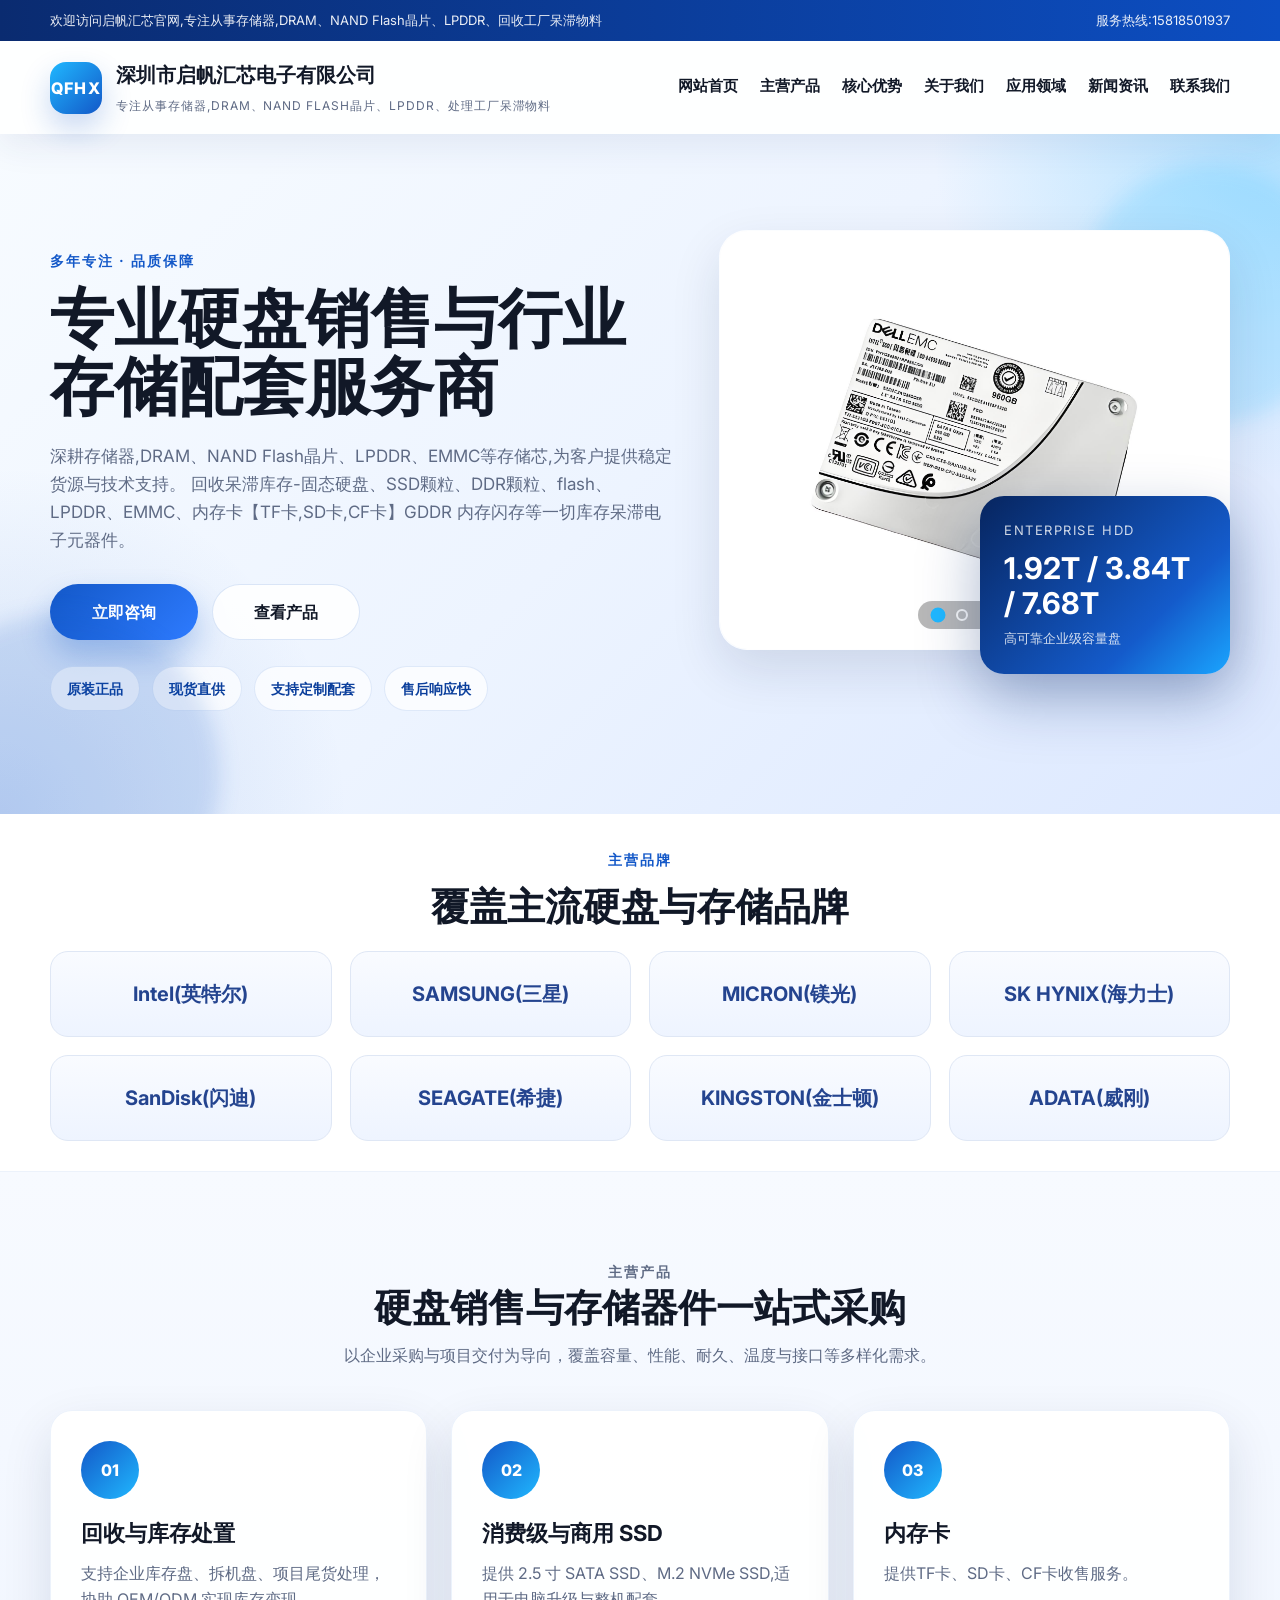
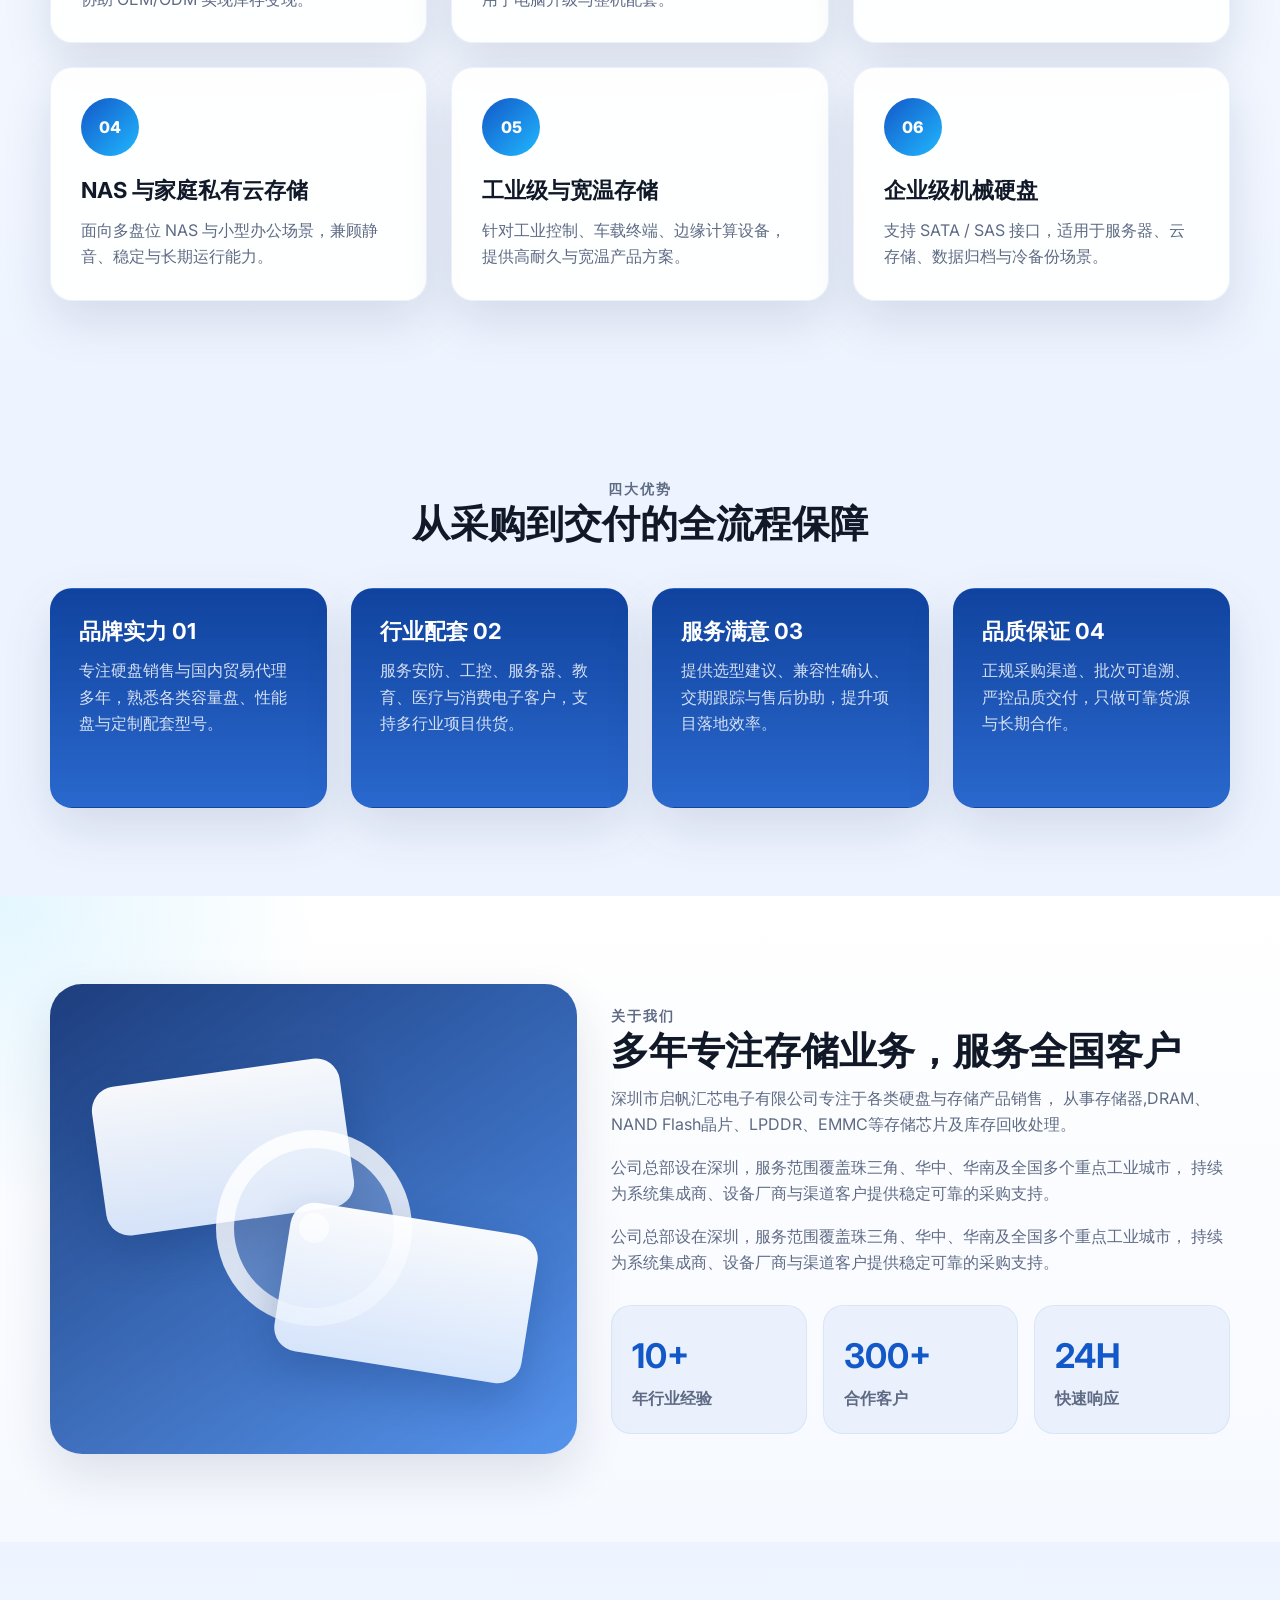
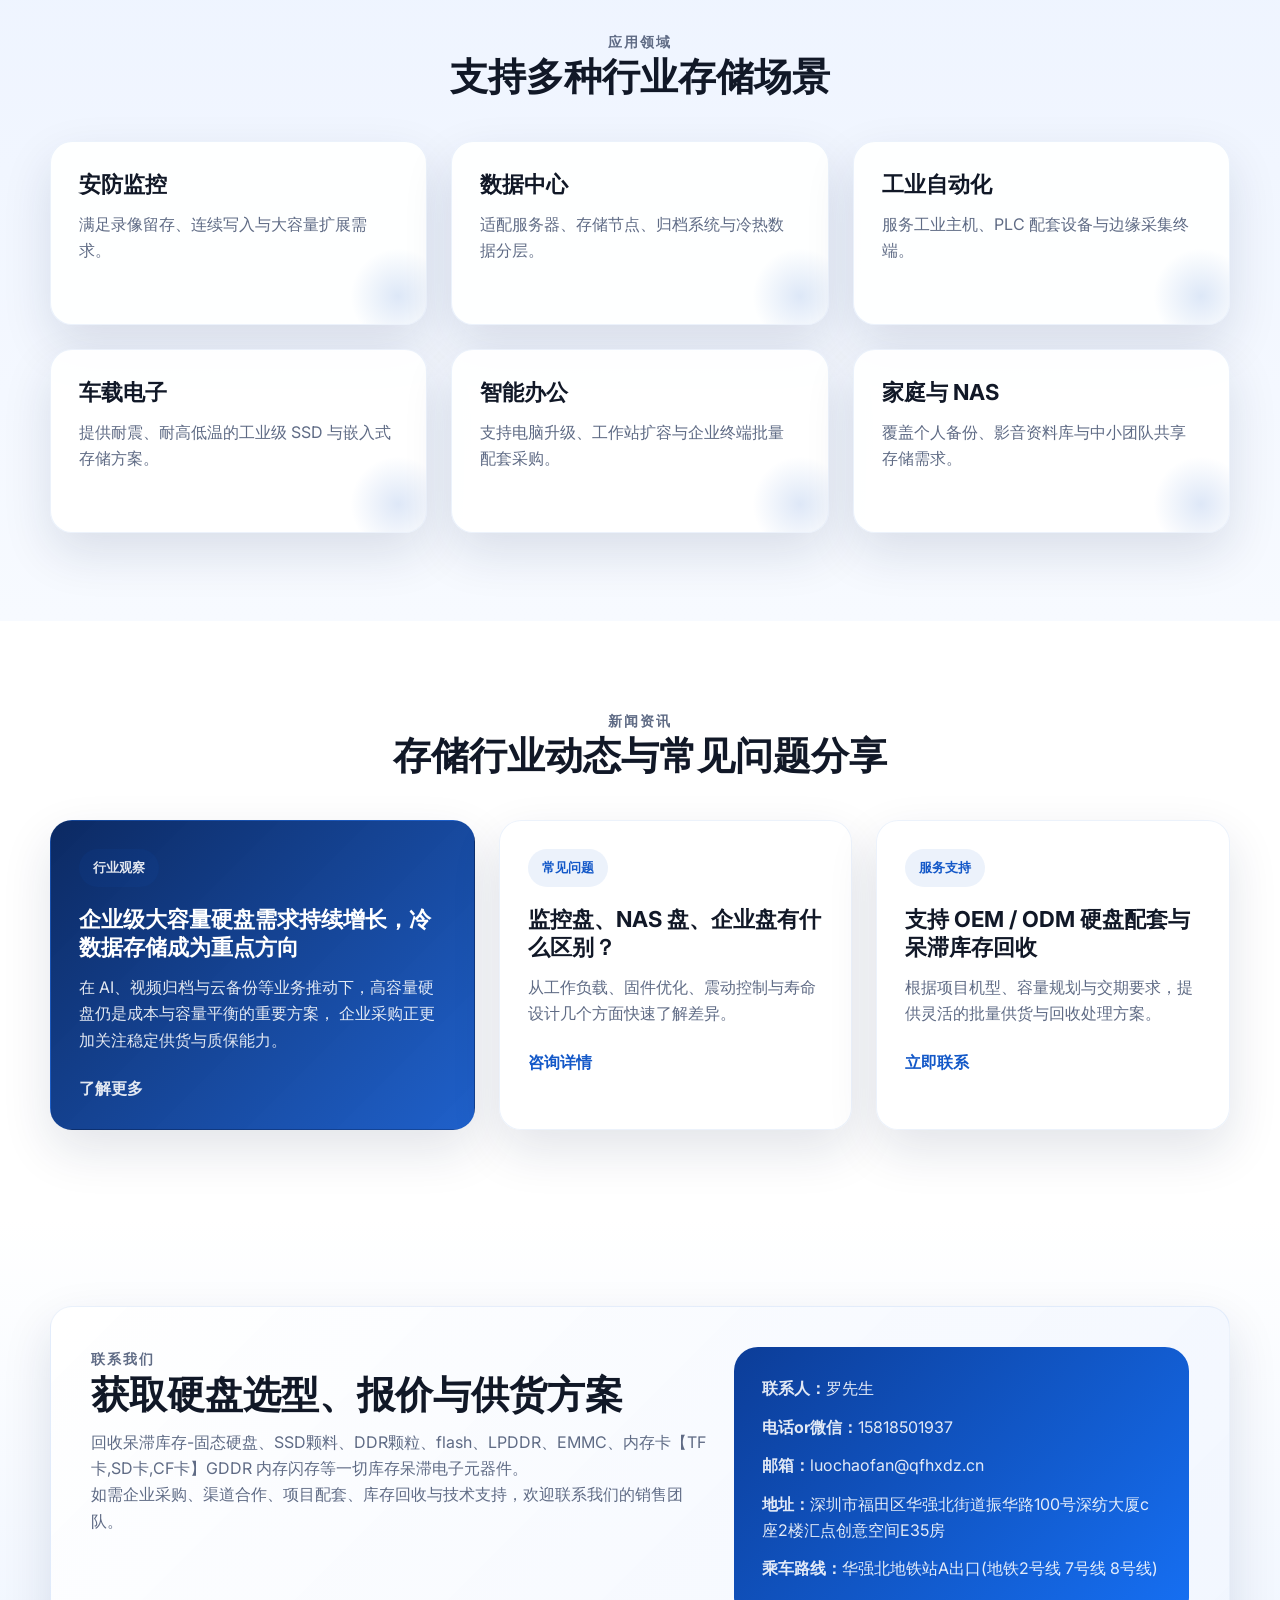
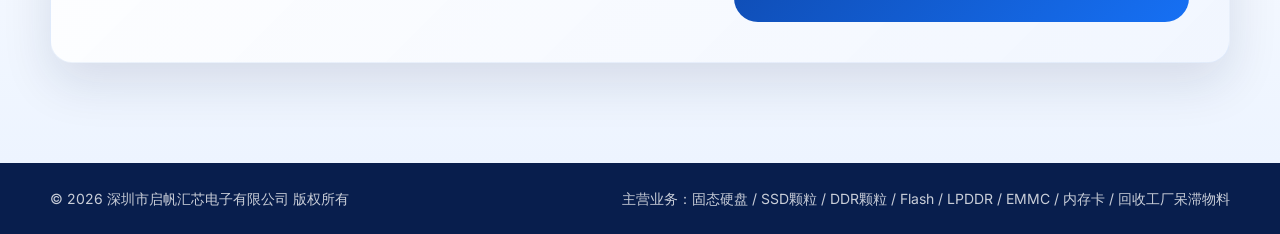
<file: index.html>
<!DOCTYPE html>
<html lang="zh-CN">
<head>
  <meta charset="UTF-8">
  <meta name="viewport" content="width=device-width, initial-scale=1.0">
  <title>深圳市启帆汇芯电子有限公司</title>
  <meta
    name="description"
    content="深圳市启帆汇芯电子有限公司专注从事存储器、DRAM、NAND Flash晶片、LPDDR、EMMC等存储芯片。"
  >
  <link rel="preconnect" href="https://fonts.googleapis.com">
  <link rel="preconnect" href="https://fonts.gstatic.com" crossorigin>
  <link href="https://fonts.googleapis.com/css2?family=Inter:wght@400;500;600;700;800&display=swap" rel="stylesheet">
  <link rel="stylesheet" href="./styles.css">
</head>
<script>
const track = document.querySelector('.carousel-track');
const slides = Array.from(track.children);
let currentIndex = 0;

function goToSlide(index) {
  track.style.transform = `translateX(-${index * 100}%)`;
}

// 自动轮播，每5秒切换一次
setInterval(() => {
  currentIndex = (currentIndex + 1) % slides.length;
  goToSlide(currentIndex);
}, 5000);
</script>
<body>
  <header class="site-header">
    <div class="topbar">
      <div class="container topbar-inner">
        <p>欢迎访问启帆汇芯官网,专注从事存储器,DRAM、NAND Flash晶片、LPDDR、回收工厂呆滞物料</p>
        <p>服务热线:15818501937</p>
      </div>
    </div>
    <div class="container nav-wrap">
      <a class="brand" href="#hero" aria-label="首页">
        <span class="brand-mark">QFHX</span>
        <span class="brand-text">
          <strong>深圳市启帆汇芯电子有限公司</strong>
          <em>专注从事存储器,DRAM、NAND Flash晶片、LPDDR、处理工厂呆滞物料</em>
        </span>
      </a>
      <nav class="main-nav" aria-label="导航">
        <a href="#hero">网站首页</a>
        <a href="#products">主营产品</a>
        <a href="#advantages">核心优势</a>
        <a href="#about">关于我们</a>
        <a href="#applications">应用领域</a>
        <a href="#news">新闻资讯</a>
        <a href="#contact">联系我们</a>
      </nav>
    </div>
  </header>

  <main>
    <section class="hero" id="hero">
      <div class="container hero-grid">
        <div class="hero-copy">
          <p class="section-kicker">多年专注 · 品质保障</p>
          <h1>专业硬盘销售与行业存储配套服务商</h1>
          <p class="hero-lead">
            深耕存储器,DRAM、NAND Flash晶片、LPDDR、EMMC等存储芯,为客户提供稳定货源与技术支持。
            回收呆滞库存-固态硬盘、SSD颗粒、DDR颗粒、flash、LPDDR、EMMC、内存卡【TF卡,SD卡,CF卡】GDDR 内存闪存等一切库存呆滞电子元器件。
          </p>
          <div class="hero-actions">
            <a class="btn btn-primary" href="#contact">立即咨询</a>
            <a class="btn btn-secondary" href="#products">查看产品</a>
          </div>
          <ul class="hero-points">
            <li>原装正品</li>
            <li>现货直供</li>
            <li>支持定制配套</li>
            <li>售后响应快</li>
          </ul>
        </div>
        <div class="hero-visual" aria-hidden="true">
          <div class="carousel">
            <div class="carousel-track">
              <div class="carousel-slide active">
                <img src="001.jpg" alt="企业级存储设备">
              </div>
              <div class="carousel-slide">
                <img src="002.jpg" alt="数据中心">
              </div>
              <div class="carousel-slide">
                <img src="003.jpg" alt="存储芯片">
              </div>
              
            </div>
            <div class="carousel-indicators">
              <button class="indicator active" data-index="0"></button>
              <button class="indicator" data-index="1"></button>
              <button class="indicator" data-index="2"></button>
              <button class="indicator" data-index="3"></button>
            </div>
          </div>
          <div class="data-panel">
            <span>Enterprise HDD</span>
            <strong>1.92T / 3.84T / 7.68T</strong>
            <small>高可靠企业级容量盘</small>
          </div>
        </div>
      </div>
    </section>

    <section class="brands">
      <div class="container">
        <div class="brands-header">
          <p class="section-kicker">主营品牌</p>
          <h2>覆盖主流硬盘与存储品牌</h2>
        </div>
        <div class="brand-list" aria-label="品牌列表">
          <span>Intel(英特尔)</span>
          <span>SAMSUNG(三星)</span>
          <span>MICRON(镁光)</span>
          <span>SK HYNIX(海力士)</span>
          <span>SanDisk(闪迪)</span>
          <span>SEAGATE(希捷)</span>
          <span>KINGSTON(金士顿)</span>
          <span>ADATA(威刚)</span>
        </div>
      </div>
    </section>

    <section class="products section" id="products">
      <div class="container">
        <div class="section-heading">
          <p class="section-kicker">主营产品</p>
          <h2>硬盘销售与存储器件一站式采购</h2>
          <p>
            以企业采购与项目交付为导向，覆盖容量、性能、耐久、温度与接口等多样化需求。
          </p>
        </div>
        <div class="product-grid">
          <article class="card product-card">
            <div class="icon-circle">01</div>
            <h3>回收与库存处置</h3>
            <p>支持企业库存盘、拆机盘、项目尾货处理，协助 OEM/ODM 实现库存变现。</p>
          </article>
          <article class="card product-card">
            <div class="icon-circle">02</div>
            <h3>消费级与商用 SSD</h3>
            <p>提供 2.5 寸 SATA SSD、M.2 NVMe SSD,适用于电脑升级与整机配套。</p>
          </article>
          <article class="card product-card">
            <div class="icon-circle">03</div>
            <h3>内存卡</h3>
            <p>提供TF卡、SD卡、CF卡收售服务。</p>
          </article>
          <article class="card product-card">
            <div class="icon-circle">04</div>
            <h3>NAS 与家庭私有云存储</h3>
            <p>面向多盘位 NAS 与小型办公场景，兼顾静音、稳定与长期运行能力。</p>
          </article>
          <article class="card product-card">
            <div class="icon-circle">05</div>
            <h3>工业级与宽温存储</h3>
            <p>针对工业控制、车载终端、边缘计算设备，提供高耐久与宽温产品方案。</p>
          </article>
          <article class="card product-card">
            <div class="icon-circle">06</div>
            <h3>企业级机械硬盘</h3>
            <p>支持 SATA / SAS 接口，适用于服务器、云存储、数据归档与冷备份场景。</p>
          </article>
        </div>
      </div>
    </section>

    <section class="advantages section" id="advantages">
      <div class="container">
        <div class="section-heading">
          <p class="section-kicker">四大优势</p>
          <h2>从采购到交付的全流程保障</h2>
        </div>
        <div class="advantage-grid">
          <article class="advantage-item">
            <h3>品牌实力 01</h3>
            <p>专注硬盘销售与国内贸易代理多年，熟悉各类容量盘、性能盘与定制配套型号。</p>
          </article>
          <article class="advantage-item">
            <h3>行业配套 02</h3>
            <p>服务安防、工控、服务器、教育、医疗与消费电子客户，支持多行业项目供货。</p>
          </article>
          <article class="advantage-item">
            <h3>服务满意 03</h3>
            <p>提供选型建议、兼容性确认、交期跟踪与售后协助，提升项目落地效率。</p>
          </article>
          <article class="advantage-item">
            <h3>品质保证 04</h3>
            <p>正规采购渠道、批次可追溯、严控品质交付，只做可靠货源与长期合作。</p>
          </article>
        </div>
      </div>
    </section>

    <section class="about section" id="about">
      <div class="container about-grid">
        <div class="about-image" aria-hidden="true">
          <div class="about-frame"></div>
        </div>
        <div class="about-copy">
          <p class="section-kicker">关于我们</p>
          <h2>多年专注存储业务，服务全国客户</h2>
          <p>
            深圳市启帆汇芯电子有限公司专注于各类硬盘与存储产品销售，
            从事存储器,DRAM、NAND Flash晶片、LPDDR、EMMC等存储芯片及库存回收处理。
          </p>
          <p>
           公司总部设在深圳，服务范围覆盖珠三角、华中、华南及全国多个重点工业城市， 持续为系统集成商、设备厂商与渠道客户提供稳定可靠的采购支持。
          </p>
          <p>
           公司总部设在深圳，服务范围覆盖珠三角、华中、华南及全国多个重点工业城市， 持续为系统集成商、设备厂商与渠道客户提供稳定可靠的采购支持。
          </p>
          <div class="stats">
            <div>
              <strong>10+</strong>
              <span>年行业经验</span>
            </div>
            <div>
              <strong>300+</strong>
              <span>合作客户</span>
            </div>
            <div>
              <strong>24H</strong>
              <span>快速响应</span>
            </div>
          </div>
        </div>
      </div>
    </section>

    <section class="applications section" id="applications">
      <div class="container">
        <div class="section-heading">
          <p class="section-kicker">应用领域</p>
          <h2>支持多种行业存储场景</h2>
        </div>
        <div class="application-grid">
          <article class="application-card">
            <h3>安防监控</h3>
            <p>满足录像留存、连续写入与大容量扩展需求。</p>
          </article>
          <article class="application-card">
            <h3>数据中心</h3>
            <p>适配服务器、存储节点、归档系统与冷热数据分层。</p>
          </article>
          <article class="application-card">
            <h3>工业自动化</h3>
            <p>服务工业主机、PLC 配套设备与边缘采集终端。</p>
          </article>
          <article class="application-card">
            <h3>车载电子</h3>
            <p>提供耐震、耐高低温的工业级 SSD 与嵌入式存储方案。</p>
          </article>
          <article class="application-card">
            <h3>智能办公</h3>
            <p>支持电脑升级、工作站扩容与企业终端批量配套采购。</p>
          </article>
          <article class="application-card">
            <h3>家庭与 NAS</h3>
            <p>覆盖个人备份、影音资料库与中小团队共享存储需求。</p>
          </article>
        </div>
      </div>
    </section>

    <section class="news section" id="news">
      <div class="container">
        <div class="section-heading">
          <p class="section-kicker">新闻资讯</p>
          <h2>存储行业动态与常见问题分享</h2>
        </div>
        <div class="news-grid">
          <article class="news-card featured">
            <span class="news-tag">行业观察</span>
            <h3>企业级大容量硬盘需求持续增长，冷数据存储成为重点方向</h3>
            <p>
              在 AI、视频归档与云备份等业务推动下，高容量硬盘仍是成本与容量平衡的重要方案，
              企业采购正更加关注稳定供货与质保能力。
            </p>
            <a href="#contact">了解更多</a>
          </article>
          <article class="news-card">
            <span class="news-tag">常见问题</span>
            <h3>监控盘、NAS 盘、企业盘有什么区别？</h3>
            <p>从工作负载、固件优化、震动控制与寿命设计几个方面快速了解差异。</p>
            <a href="#contact">咨询详情</a>
          </article>
          <article class="news-card">
            <span class="news-tag">服务支持</span>
            <h3>支持 OEM / ODM 硬盘配套与呆滞库存回收</h3>
            <p>根据项目机型、容量规划与交期要求，提供灵活的批量供货与回收处理方案。</p>
            <a href="#contact">立即联系</a>
          </article>
        </div>
      </div>
    </section>

    <section class="contact section" id="contact">
      <div class="container contact-box">
        <div>
          <p class="section-kicker">联系我们</p>
          <h2>获取硬盘选型、报价与供货方案</h2>
          <p>
            回收呆滞库存-固态硬盘、SSD颗料、DDR颗粒、flash、LPDDR、EMMC、内存卡【TF卡,SD卡,CF卡】GDDR 内存闪存等一切库存呆滞电子元器件。
          </p>
          <p>
            如需企业采购、渠道合作、项目配套、库存回收与技术支持，欢迎联系我们的销售团队。
          </p>
        </div>
        <div class="contact-details">
          <p><strong>联系人：</strong>罗先生</p>
          <p><strong>电话or微信：</strong>15818501937</p>
          <p><strong>邮箱：</strong>luochaofan@qfhxdz.cn</p>
          <p><strong>地址：</strong>深圳市福田区华强北街道振华路100号深纺大厦c座2楼汇点创意空间E35房</p>
          <p><strong>乘车路线：</strong>华强北地铁站A出口(地铁2号线 7号线 8号线)</p>
        </div>
      </div>
    </section>
  </main>

  <footer class="site-footer">
    <div class="container footer-inner">
      <p>© 2026 深圳市启帆汇芯电子有限公司 版权所有</p>
      <p>主营业务：固态硬盘 / SSD颗粒 / DDR颗粒 / Flash / LPDDR / EMMC / 内存卡 / 回收工厂呆滞物料</p>
    </div>
  </footer>

  <script>
    (function () {
      const track = document.querySelector('.carousel-track');
      const slides = document.querySelectorAll('.carousel-slide');
      const indicators = document.querySelectorAll('.carousel-indicators .indicator');
      let current = 0;
      let timer;

      function goTo(index) {
        slides[current].classList.remove('active');
        indicators[current].classList.remove('active');
        current = (index + slides.length) % slides.length;
        slides[current].classList.add('active');
        indicators[current].classList.add('active');
        track.style.transform = `translateX(-${current * 100}%)`;
      }

      function next() {
        goTo(current + 1);
      }

      indicators.forEach(function (btn) {
        btn.addEventListener('click', function () {
          clearInterval(timer);
          goTo(parseInt(this.dataset.index, 10));
          timer = setInterval(next, 4000);
        });
      });

      timer = setInterval(next, 4000);
    })();
  </script>
</body>
</html>
</file>
<file: styles.css>
:root {
  --primary: #1358c8;
  --primary-deep: #0b3f9c;
  --accent: #20b8ff;
  --ink: #111827;
  --muted: #5f6b85;
  --line: #dfe7f5;
  --surface: #f5f8ff;
  --white: #ffffff;
  --shadow: 0 20px 50px rgba(17, 36, 76, 0.12);
  --radius: 22px;
}

* {
  box-sizing: border-box;
}

html {
  scroll-behavior: smooth;
}

body {
  margin: 0;
  font-family: "Inter", "Microsoft YaHei", sans-serif;
  color: var(--ink);
  background: #eef4ff;
  line-height: 1.65;
}

a {
  color: inherit;
  text-decoration: none;
}

img {
  max-width: 100%;
  display: block;
}

.container {
  width: min(1180px, calc(100% - 6px));
  margin: 0 auto;
}

.section {
  padding: 88px 0;
}

.section-kicker {
  margin: 0 0 12px;
  color: var(--primary);
  font-size: 14px;
  font-weight: 700;
  letter-spacing: 0.14em;
  text-transform: uppercase;
}

.section-heading {
  text-align: center;
  margin-bottom: 42px;
}

.section-heading h2,
.about-copy h2,
.contact-box h2,
.brands-header h2 {
  margin: 0 0 12px;
  font-size: clamp(30px, 3vw, 42px);
  line-height: 1.2;
}

.section-heading p,
.about-copy p,
.contact-box p,
.hero-lead,
.product-card p,
.advantage-item p,
.application-card p,
.news-card p {
  margin: 0;
  color: var(--muted);
}

.topbar {
  background: linear-gradient(90deg, #0a2b70, #0c4ec2);
  color: rgba(255, 255, 255, 0.92);
  font-size: 13px;
}

.topbar-inner {
  display: flex;
  justify-content: space-between;
  gap: 16px;
  padding: 10px 0;
}

.topbar-inner p {
  margin: 0;
}

.site-header {
  position: sticky;
  top: 0;
  z-index: 10;
  backdrop-filter: blur(14px);
  background: rgba(255, 255, 255, 0.94);
  box-shadow: 0 12px 32px rgba(33, 56, 110, 0.08);
}

.nav-wrap {
  display: flex;
  align-items: center;
  justify-content: space-between;
  gap: 20px;
  padding: 18px 0;
}

.brand {
  display: inline-flex;
  align-items: center;
  gap: 14px;
}

.brand-mark {
  width: 52px;
  height: 52px;
  border-radius: 16px;
  display: grid;
  place-items: center;
  background: linear-gradient(135deg, var(--accent), var(--primary));
  color: var(--white);
  font-weight: 800;
  letter-spacing: 0.08em;
  box-shadow: 0 14px 30px rgba(19, 88, 200, 0.24);
}

.brand-text {
  display: flex;
  flex-direction: column;
  gap: 4px;
}

.brand-text strong {
  font-size: 20px;
}

.brand-text em {
  font-style: normal;
  font-size: 12px;
  color: var(--muted);
  letter-spacing: 0.08em;
  text-transform: uppercase;
}

.main-nav {
  display: flex;
  flex-wrap: wrap;
  justify-content: flex-end;
  gap: 22px;
  font-size: 15px;
  font-weight: 600;
}

.main-nav a {
  position: relative;
  padding-bottom: 2px;
}

.main-nav a::after {
  content: "";
  position: absolute;
  left: 0;
  bottom: -4px;
  width: 100%;
  height: 2px;
  background: var(--primary);
  transform: scaleX(0);
  transform-origin: center;
  transition: transform 0.25s ease;
}

.main-nav a:hover::after {
  transform: scaleX(1);
}

.hero {
  position: relative;
  overflow: hidden;
  padding: 96px 0 84px;
  background:
    radial-gradient(circle at right top, rgba(32, 184, 255, 0.28), transparent 24%),
    radial-gradient(circle at left bottom, rgba(19, 88, 200, 0.16), transparent 24%),
    linear-gradient(135deg, #f7fbff 0%, #edf4ff 50%, #dce8ff 100%);
}

.hero::before,
.hero::after {
  content: "";
  position: absolute;
  border-radius: 50%;
  filter: blur(10px);
}

.hero::before {
  width: 260px;
  height: 260px;
  right: -60px;
  top: 30px;
  background: rgba(32, 184, 255, 0.16);
}

.hero::after {
  width: 320px;
  height: 320px;
  left: -100px;
  bottom: -120px;
  background: rgba(19, 88, 200, 0.14);
}

.hero-grid {
  display: grid;
  grid-template-columns: 1.1fr 0.9fr;
  gap: 44px;
  align-items: center;
}

.hero-copy h1 {
  margin: 0 0 22px;
  font-size: clamp(40px, 5vw, 66px);
  line-height: 1.06;
}

.hero-lead {
  max-width: 640px;
  font-size: 17px;
}

.hero-actions {
  display: flex;
  gap: 14px;
  margin: 30px 0 26px;
}

.btn {
  display: inline-flex;
  align-items: center;
  justify-content: center;
  min-width: 148px;
  padding: 14px 22px;
  border-radius: 999px;
  font-weight: 700;
  transition: transform 0.25s ease, box-shadow 0.25s ease;
}

.btn:hover {
  transform: translateY(-2px);
}

.btn-primary {
  color: var(--white);
  background: linear-gradient(135deg, var(--primary), #2e7bff);
  box-shadow: 0 16px 30px rgba(19, 88, 200, 0.28);
}

.btn-secondary {
  background: rgba(255, 255, 255, 0.86);
  border: 1px solid rgba(19, 88, 200, 0.15);
}

.hero-points {
  list-style: none;
  padding: 0;
  margin: 0;
  display: flex;
  flex-wrap: wrap;
  gap: 12px;
}

.hero-points li {
  padding: 10px 16px;
  border-radius: 999px;
  background: rgba(255, 255, 255, 0.72);
  color: var(--primary-deep);
  border: 1px solid rgba(19, 88, 200, 0.12);
  font-size: 14px;
  font-weight: 700;
}

.hero-visual {
  position: relative;
  min-height: 500px;
}

.carousel {
  position: relative;
  width: 100%;
  height: 420px;
  border-radius: 28px;
  overflow: hidden;
  box-shadow: var(--shadow);
  background:
    linear-gradient(145deg, rgba(255, 255, 255, 0.95), rgba(230, 239, 255, 0.94)),
    linear-gradient(135deg, rgba(16, 56, 140, 0.4), rgba(32, 184, 255, 0.2));
  border: 1px solid rgba(255, 255, 255, 0.8);
}

.carousel-track {
  display: flex;
  width: 100%;
  height: 100%;
  transition: transform 0.6s cubic-bezier(0.25, 0.46, 0.45, 0.94);
}

.carousel-slide {
  min-width: 100%;
  height: 100%;
  opacity: 0;
  transition: opacity 0.6s ease;
}

.carousel-slide.active {
  opacity: 1;
}

.carousel-slide img {
  width: 100%;
  height: 100%;
  object-fit: cover;
}

.carousel-indicators {
  position: absolute;
  bottom: 20px;
  left: 50%;
  transform: translateX(-50%);
  display: flex;
  gap: 12px;
  padding: 8px 14px;
  border-radius: 999px;
  background: rgba(0, 0, 0, 0.28);
  backdrop-filter: blur(8px);
}

.carousel-indicators .indicator {
  width: 12px;
  height: 12px;
  border-radius: 50%;
  border: 2px solid rgba(255, 255, 255, 0.9);
  background: transparent;
  cursor: pointer;
  padding: 0;
  transition: all 0.3s ease;
}

.carousel-indicators .indicator.active {
  background: var(--accent);
  border-color: var(--accent);
  transform: scale(1.25);
}

.carousel-indicators .indicator:hover {
  background: rgba(255, 255, 255, 0.6);
}

.data-panel {
  position: absolute;
  right: 0;
  bottom: 56px;
  width: 250px;
  padding: 24px;
  border-radius: 24px;
  color: var(--white);
  background: linear-gradient(135deg, #07255f, #145bcb 70%, #1aa5ff);
  box-shadow: 0 24px 60px rgba(9, 44, 112, 0.34);
}

.data-panel span,
.data-panel small {
  display: block;
}

.data-panel span {
  opacity: 0.8;
  font-size: 13px;
  letter-spacing: 0.12em;
  text-transform: uppercase;
}

.data-panel strong {
  display: block;
  margin: 10px 0 8px;
  font-size: 30px;
  line-height: 1.15;
}

.data-panel small {
  color: rgba(255, 255, 255, 0.82);
}

.brands {
  padding: 34px 0 30px;
  background: var(--white);
  border-bottom: 1px solid rgba(19, 88, 200, 0.08);
}

.brands-header {
  text-align: center;
  margin-bottom: 22px;
}

.brand-list {
  display: grid;
  grid-template-columns: repeat(4, minmax(0, 1fr));
  gap: 18px;
}

.brand-list span {
  display: grid;
  place-items: center;
  min-height: 86px;
  border-radius: 18px;
  background: linear-gradient(180deg, #f9fbff, #eef4ff);
  border: 1px solid var(--line);
  font-size: 20px;
  font-weight: 700;
  color: #24448f;
}

.products {
  background: linear-gradient(180deg, #f7faff, #eef4ff);
}

.product-grid,
.advantage-grid,
.application-grid,
.news-grid {
  display: grid;
  gap: 24px;
}

.product-grid {
  grid-template-columns: repeat(3, minmax(0, 1fr));
}

.card,
.advantage-item,
.application-card,
.news-card,
.contact-box {
  border-radius: var(--radius);
  background: rgba(255, 255, 255, 0.92);
  border: 1px solid rgba(19, 88, 200, 0.08);
  box-shadow: var(--shadow);
}

.product-card {
  padding: 30px;
}

.icon-circle {
  width: 58px;
  height: 58px;
  display: grid;
  place-items: center;
  margin-bottom: 20px;
  border-radius: 50%;
  color: var(--white);
  font-weight: 800;
  background: linear-gradient(135deg, var(--primary), var(--accent));
}

.product-card h3,
.advantage-item h3,
.application-card h3,
.news-card h3 {
  margin: 0 0 12px;
  font-size: 22px;
  line-height: 1.3;
}

.advantage-grid {
  grid-template-columns: repeat(4, minmax(0, 1fr));
}

.advantage-item {
  padding: 28px;
  min-height: 220px;
  background:
    linear-gradient(180deg, rgba(11, 63, 156, 0.98), rgba(19, 88, 200, 0.9)),
    var(--white);
  color: var(--white);
}

.advantage-item p {
  color: rgba(255, 255, 255, 0.82);
}

.about {
  background:
    radial-gradient(circle at left top, rgba(32, 184, 255, 0.12), transparent 22%),
    linear-gradient(180deg, #ffffff, #f6f9ff);
}

.about-grid {
  display: grid;
  grid-template-columns: 0.92fr 1.08fr;
  gap: 34px;
  align-items: center;
}

.about-image {
  min-height: 470px;
  border-radius: 32px;
  background:
    linear-gradient(145deg, rgba(9, 44, 112, 0.9), rgba(23, 108, 230, 0.72)),
    linear-gradient(180deg, #d8e5ff, #f9fbff);
  position: relative;
  overflow: hidden;
  box-shadow: var(--shadow);
}

.about-image::before,
.about-image::after,
.about-frame::before,
.about-frame::after {
  content: "";
  position: absolute;
  border-radius: 24px;
}

.about-image::before {
  width: 250px;
  height: 150px;
  left: 48px;
  top: 88px;
  transform: rotate(-8deg);
  background: linear-gradient(180deg, rgba(255, 255, 255, 0.96), rgba(227, 238, 255, 0.92));
  box-shadow: 0 18px 45px rgba(7, 37, 95, 0.24);
}

.about-image::after {
  width: 250px;
  height: 150px;
  right: 46px;
  bottom: 86px;
  transform: rotate(9deg);
  background: linear-gradient(180deg, rgba(255, 255, 255, 0.96), rgba(227, 238, 255, 0.92));
  box-shadow: 0 18px 45px rgba(7, 37, 95, 0.24);
}

.about-frame {
  position: absolute;
  inset: 0;
}

.about-frame::before {
  width: 160px;
  height: 160px;
  left: 50%;
  top: 52%;
  transform: translate(-50%, -50%);
  border-radius: 50%;
  border: 18px solid rgba(255, 255, 255, 0.76);
  background: rgba(255, 255, 255, 0.2);
}

.about-frame::after {
  width: 30px;
  height: 30px;
  left: 50%;
  top: 52%;
  transform: translate(-50%, -50%);
  border-radius: 50%;
  background: rgba(255, 255, 255, 0.9);
}

.about-copy {
  padding: 10px 0;
}

.about-copy p + p {
  margin-top: 16px;
}

.stats {
  display: grid;
  grid-template-columns: repeat(3, minmax(0, 1fr));
  gap: 16px;
  margin-top: 30px;
}

.stats div {
  padding: 22px 20px;
  border-radius: 20px;
  background: rgba(19, 88, 200, 0.06);
  border: 1px solid rgba(19, 88, 200, 0.08);
}

.stats strong {
  display: block;
  font-size: 34px;
  color: var(--primary);
}

.stats span {
  color: var(--muted);
  font-weight: 600;
}

.applications {
  background: linear-gradient(180deg, #eef4ff, #f7faff);
}

.application-grid {
  grid-template-columns: repeat(3, minmax(0, 1fr));
}

.application-card {
  padding: 28px;
  min-height: 184px;
  position: relative;
  overflow: hidden;
}

.application-card::after {
  content: "";
  position: absolute;
  width: 96px;
  height: 96px;
  right: -20px;
  bottom: -20px;
  border-radius: 50%;
  background: radial-gradient(circle, rgba(19, 88, 200, 0.14), transparent 70%);
}

.news {
  background: #ffffff;
}

.news-grid {
  grid-template-columns: 1.2fr 1fr 1fr;
}

.news-card {
  padding: 28px;
  min-height: 280px;
}

.news-card.featured {
  background:
    linear-gradient(135deg, rgba(7, 37, 95, 0.98), rgba(19, 88, 200, 0.95)),
    var(--white);
  color: var(--white);
}

.news-card.featured p,
.news-card.featured a,
.news-card.featured .news-tag {
  color: rgba(255, 255, 255, 0.88);
}

.news-tag {
  display: inline-flex;
  margin-bottom: 18px;
  padding: 8px 14px;
  border-radius: 999px;
  background: rgba(19, 88, 200, 0.08);
  color: var(--primary);
  font-size: 13px;
  font-weight: 700;
}

.news-card a {
  display: inline-block;
  margin-top: 22px;
  color: var(--primary);
  font-weight: 700;
}

.contact {
  padding-bottom: 100px;
  background: linear-gradient(180deg, #ffffff, #edf4ff);
}

.contact-box {
  display: grid;
  grid-template-columns: 1.15fr 0.85fr;
  gap: 28px;
  padding: 40px;
  background:
    linear-gradient(135deg, rgba(255, 255, 255, 0.94), rgba(241, 246, 255, 0.98)),
    var(--white);
}

.contact-details {
  padding: 28px;
  border-radius: 24px;
  color: var(--white);
  background: linear-gradient(135deg, #0c3d98, #1670f4);
}

.contact-details p {
  margin: 0 0 12px;
  color: rgba(255, 255, 255, 0.88);
}

.site-footer {
  background: #081e4d;
  color: rgba(255, 255, 255, 0.78);
}

.footer-inner {
  display: flex;
  justify-content: space-between;
  gap: 20px;
  padding: 24px 0;
  font-size: 14px;
}

.footer-inner p {
  margin: 0;
}

@media (max-width: 1080px) {
  .hero-grid,
  .about-grid,
  .contact-box,
  .news-grid {
    grid-template-columns: 1fr;
  }

  .product-grid,
  .advantage-grid,
  .application-grid,
  .brand-list {
    grid-template-columns: repeat(2, minmax(0, 1fr));
  }

  .hero-visual {
    min-height: 420px;
  }
}

@media (max-width: 820px) {
  .topbar {
    display: none;
  }

  .site-header {
    position: static;
  }

  .nav-wrap {
    flex-direction: column;
    align-items: flex-start;
  }

  .main-nav {
    justify-content: flex-start;
    gap: 14px 18px;
  }

  .section,
  .hero {
    padding: 72px 0;
  }

  .product-grid,
  .advantage-grid,
  .application-grid,
  .news-grid,
  .brand-list,
  .stats {
    grid-template-columns: 1fr;
  }

  .hero-visual {
    min-height: 360px;
  }

  .data-panel {
    position: relative;
    width: auto;
    margin: 20px 12px 0;
    right: auto;
    bottom: auto;
  }

  .carousel {
    height: 340px;
  }

  .contact-box {
    padding: 28px;
  }

  .footer-inner {
    flex-direction: column;
  }
}
</file>
